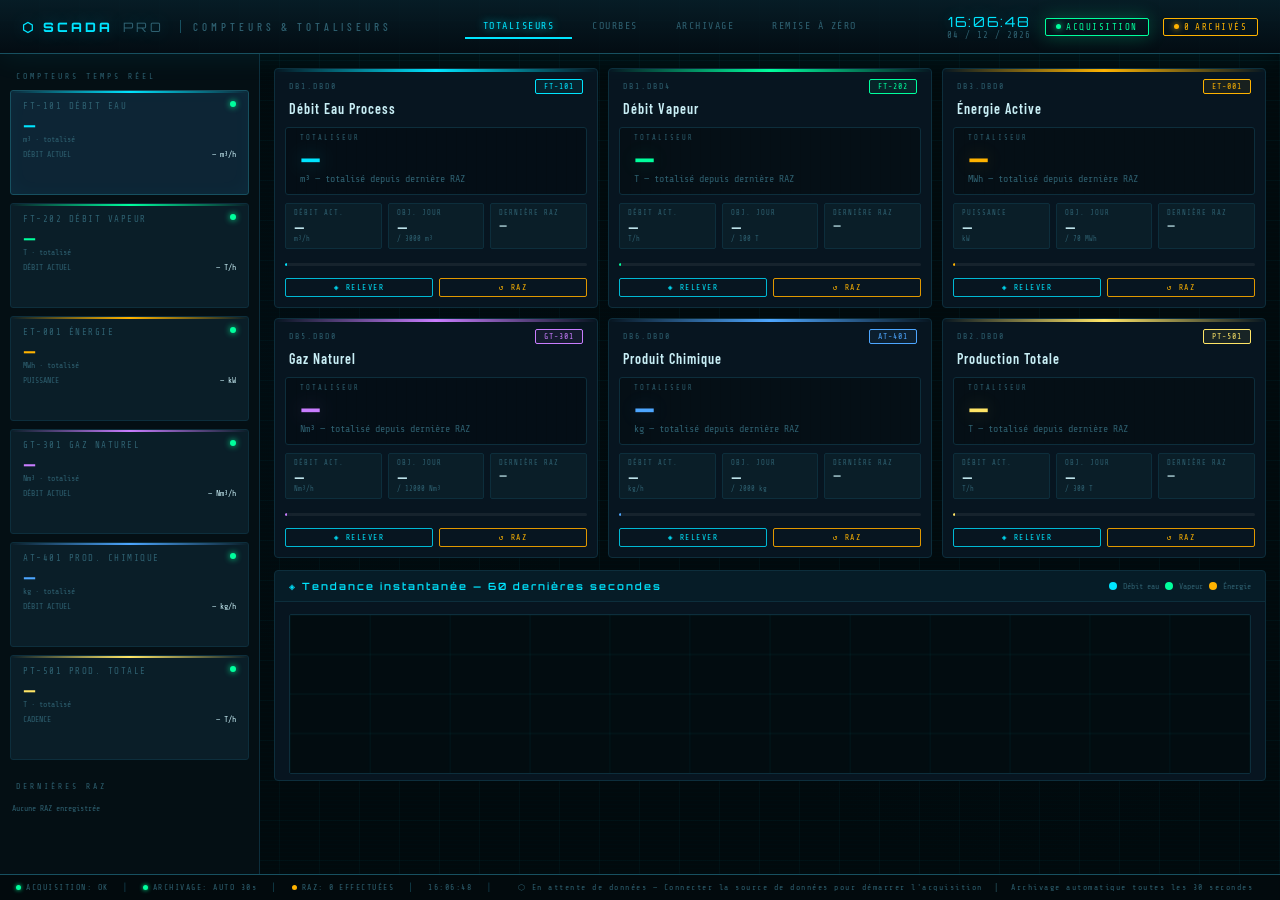
<file: Compteur_cave_j.html>
<!DOCTYPE html>
<html lang="fr">
<head>
<meta charset="UTF-8">
<meta name="viewport" content="width=device-width, initial-scale=1.0">
<title>SCADA — Compteurs Totaliseurs & Archivage</title>
<style>
@import url('https://fonts.googleapis.com/css2?family=Share+Tech+Mono&family=Barlow+Condensed:wght@300;400;500;600;700&family=Orbitron:wght@400;600;800&display=swap');

:root {
  --bg:        #010a0d;
  --bg2:       #040f14;
  --bg3:       #071520;
  --bg4:       #0a1e28;
  --bg5:       #0d2535;
  --c:         #00e5ff;
  --c2:        #00b8d4;
  --g:         #00ff9d;
  --g2:        #00c97d;
  --o:         #ffb300;
  --o2:        #e09800;
  --r:         #ff3355;
  --r2:        #cc1a38;
  --p:         #c97dff;
  --y:         #ffe566;
  --b:         #4da6ff;
  --t:         #c8eef5;
  --dim:       #2e6070;
  --dim2:      #1a4050;
  --bdr:       #0d2e3c;
  --bdr2:      #175060;
  --glow-c:    0 0 18px #00e5ff55, 0 0 50px #00e5ff18;
  --glow-g:    0 0 18px #00ff9d44;
  --glow-r:    0 0 18px #ff335544;
  --glow-o:    0 0 18px #ffb30044;
}

*{margin:0;padding:0;box-sizing:border-box;}

body {
  background:var(--bg);
  font-family:'Barlow Condensed',sans-serif;
  color:var(--t);
  min-height:100vh;
  overflow:hidden;
  background-image:
    radial-gradient(ellipse 700px 500px at 20% 40%, #001a2a28 0%, transparent 60%),
    radial-gradient(ellipse 500px 300px at 80% 80%, #00111a1a 0%, transparent 50%),
    repeating-linear-gradient(0deg,transparent,transparent 39px,#00e5ff08 39px,#00e5ff08 40px),
    repeating-linear-gradient(90deg,transparent,transparent 39px,#00e5ff08 39px,#00e5ff08 40px);
}

body::before {
  content:'';position:fixed;inset:0;pointer-events:none;z-index:0;
  background:repeating-linear-gradient(0deg,transparent,transparent 3px,rgba(0,229,255,0.012) 3px,rgba(0,229,255,0.012) 4px);
}

/* ── HEADER ── */
header {
  position:relative;z-index:10;
  display:flex;align-items:center;justify-content:space-between;
  padding:0 22px;height:54px;
  background:linear-gradient(180deg,#071e28f0 0%,#030d14f0 100%);
  border-bottom:1px solid var(--bdr2);
  box-shadow:0 2px 30px #00e5ff14;
}

.logo {
  font-family:'Orbitron',monospace;
  font-size:13px;font-weight:800;
  color:var(--c);text-shadow:var(--glow-c);
  letter-spacing:3px;display:flex;align-items:center;gap:10px;
}

.logo-sub {
  font-family:'Barlow Condensed',sans-serif;
  font-size:11px;font-weight:500;
  color:var(--dim);letter-spacing:4px;
  text-transform:uppercase;
  border-left:1px solid var(--bdr2);padding-left:12px;
}

.htabs{display:flex;gap:2px;}
.htab {
  font-family:'Share Tech Mono',monospace;
  font-size:10px;letter-spacing:1.5px;
  padding:6px 18px;cursor:pointer;
  border-bottom:2px solid transparent;
  color:var(--dim);transition:all 0.2s;
  text-transform:uppercase;
}
.htab:hover{color:var(--t);}
.htab.active{color:var(--c);border-bottom-color:var(--c);text-shadow:0 0 8px var(--c);}

.hright{display:flex;align-items:center;gap:14px;}
.hclock{font-family:'Orbitron',monospace;font-size:14px;color:var(--c);letter-spacing:2px;text-shadow:var(--glow-c);}
.hdate{font-family:'Share Tech Mono',monospace;font-size:9px;color:var(--dim);letter-spacing:1px;}

.badge-pill{
  display:flex;align-items:center;gap:5px;
  font-family:'Share Tech Mono',monospace;font-size:9px;
  padding:3px 10px;border-radius:2px;border:1px solid;
  letter-spacing:1.5px;
}
.bp-g{color:var(--g);border-color:var(--g);box-shadow:var(--glow-g);}
.bp-o{color:var(--o);border-color:var(--o);}
.dot-blink{width:5px;height:5px;border-radius:50%;background:currentColor;box-shadow:0 0 6px currentColor;animation:blink 1.4s ease infinite;}
@keyframes blink{0%,100%{opacity:1}50%{opacity:.2}}

/* ── LAYOUT ── */
.shell{position:relative;z-index:2;display:grid;grid-template-rows:54px 1fr 26px;height:100vh;}
.body{display:grid;grid-template-columns:260px 1fr;overflow:hidden;}

/* ── SIDEBAR ── */
.sidebar{
  background:var(--bg2);border-right:1px solid var(--bdr);
  overflow-y:auto;display:flex;flex-direction:column;
}

.sb-sect{
  padding:10px 16px 5px;
  font-family:'Share Tech Mono',monospace;
  font-size:8px;color:var(--dim);letter-spacing:3px;
  text-transform:uppercase;margin-top:8px;
}

/* COUNTER WIDGET in sidebar */
.ctr-widget {
  margin:4px 10px;
  background:var(--bg4);
  border:1px solid var(--bdr);
  border-radius:3px;
  padding:10px 12px;
  cursor:pointer;
  transition:all 0.2s;
  position:relative;
  overflow:hidden;
}

.ctr-widget::before{
  content:'';position:absolute;top:0;left:0;right:0;height:2px;
}

.ctr-widget.active,
.ctr-widget:hover{border-color:var(--bdr2);}

.ctr-widget.c1::before{background:linear-gradient(90deg,transparent,var(--c),transparent);}
.ctr-widget.c2::before{background:linear-gradient(90deg,transparent,var(--g),transparent);}
.ctr-widget.c3::before{background:linear-gradient(90deg,transparent,var(--o),transparent);}
.ctr-widget.c4::before{background:linear-gradient(90deg,transparent,var(--p),transparent);}
.ctr-widget.c5::before{background:linear-gradient(90deg,transparent,var(--b),transparent);}
.ctr-widget.c6::before{background:linear-gradient(90deg,transparent,var(--y),transparent);}

.ctr-widget.active{
  background:var(--bg5);
  box-shadow:inset 0 0 20px #00e5ff08;
}

.cw-top{display:flex;justify-content:space-between;align-items:flex-start;margin-bottom:6px;}
.cw-name{font-family:'Share Tech Mono',monospace;font-size:9px;color:var(--dim);letter-spacing:1.5px;text-transform:uppercase;}
.cw-status{width:6px;height:6px;border-radius:50%;flex-shrink:0;}
.cw-status.run{background:var(--g);box-shadow:0 0 6px var(--g);animation:blink 2s ease infinite;}
.cw-status.stop{background:var(--r);box-shadow:0 0 6px var(--r);}

.cw-val{
  font-family:'Orbitron',monospace;
  font-size:16px;font-weight:700;
  line-height:1;margin-bottom:2px;
}

.ctr-widget.c1 .cw-val{color:var(--c);}
.ctr-widget.c2 .cw-val{color:var(--g);}
.ctr-widget.c3 .cw-val{color:var(--o);}
.ctr-widget.c4 .cw-val{color:var(--p);}
.ctr-widget.c5 .cw-val{color:var(--b);}
.ctr-widget.c6 .cw-val{color:var(--y);}

.cw-eu{font-family:'Share Tech Mono',monospace;font-size:8px;color:var(--dim);}
.cw-rate{
  margin-top:6px;
  display:flex;justify-content:space-between;
  font-family:'Share Tech Mono',monospace;font-size:8px;color:var(--dim);
}
.cw-rate span:last-child{color:var(--t);}

/* Sparkline mini */
.cw-spark{height:18px;width:100%;margin-top:4px;}

/* RESET LOG in sidebar */
.reset-item{
  margin:3px 10px;
  padding:7px 10px;
  background:var(--bg3);
  border:1px solid var(--bdr);
  border-left:3px solid var(--o);
  border-radius:2px;
}
.ri-time{font-family:'Share Tech Mono',monospace;font-size:8px;color:var(--dim);letter-spacing:1px;}
.ri-name{font-size:11px;font-weight:600;color:var(--t);margin:2px 0;}
.ri-val{font-family:'Share Tech Mono',monospace;font-size:8px;color:var(--o);}

/* ── MAIN ── */
.main{overflow:hidden;display:flex;flex-direction:column;}

/* Tab pages */
.tabpage{display:none;flex:1;overflow:hidden;}
.tabpage.active{display:flex;flex-direction:column;overflow:hidden;}

/* ── TOTALISEURS PAGE ── */
.tot-page{overflow-y:auto;padding:14px;display:flex;flex-direction:column;gap:12px;}

/* Big counter cards */
.counters-grid{
  display:grid;
  grid-template-columns:repeat(3,1fr);
  gap:10px;
}

.ccard{
  background:var(--bg3);
  border:1px solid var(--bdr);
  border-radius:4px;
  overflow:hidden;
  position:relative;
  transition:border-color 0.2s,box-shadow 0.2s;
}

.ccard:hover{border-color:var(--bdr2);box-shadow:0 0 20px #00e5ff0c;}

.ccard-top{
  position:absolute;top:0;left:0;right:0;height:3px;
}

.ccard.col-c .ccard-top{background:linear-gradient(90deg,transparent,var(--c),transparent);}
.ccard.col-g .ccard-top{background:linear-gradient(90deg,transparent,var(--g),transparent);}
.ccard.col-o .ccard-top{background:linear-gradient(90deg,transparent,var(--o),transparent);}
.ccard.col-p .ccard-top{background:linear-gradient(90deg,transparent,var(--p),transparent);}
.ccard.col-b .ccard-top{background:linear-gradient(90deg,transparent,var(--b),transparent);}
.ccard.col-y .ccard-top{background:linear-gradient(90deg,transparent,var(--y),transparent);}

.ccard-header{
  display:flex;align-items:center;justify-content:space-between;
  padding:10px 14px 6px;
}

.cc-id{
  font-family:'Share Tech Mono',monospace;
  font-size:8px;color:var(--dim);letter-spacing:2px;
}

.cc-tag{
  font-family:'Share Tech Mono',monospace;
  font-size:8px;letter-spacing:1px;
  padding:2px 8px;border-radius:2px;border:1px solid;
}

.col-c .cc-tag{color:var(--c);border-color:var(--c);background:#00e5ff11;}
.col-g .cc-tag{color:var(--g);border-color:var(--g);background:#00ff9d11;}
.col-o .cc-tag{color:var(--o);border-color:var(--o);background:#ffb30011;}
.col-p .cc-tag{color:var(--p);border-color:var(--p);background:#c97dff11;}
.col-b .cc-tag{color:var(--b);border-color:var(--b);background:#4da6ff11;}
.col-y .cc-tag{color:var(--y);border-color:var(--y);background:#ffe56611;}

.cc-name{
  font-family:'Barlow Condensed',sans-serif;
  font-size:14px;font-weight:600;
  color:var(--t);letter-spacing:1px;
  padding:0 14px 4px;
}

.cc-display{
  padding:6px 14px 10px;
  background:rgba(0,0,0,0.3);
  margin:0 10px;border-radius:3px;
  border:1px solid var(--bdr);
  position:relative;
  overflow:hidden;
}

/* LED digit effect */
.cc-display::before{
  content:'';
  position:absolute;inset:0;
  background:repeating-linear-gradient(90deg,rgba(0,0,0,0.15) 0px, transparent 1px,transparent 10px);
  pointer-events:none;
}

.cc-tot-label{
  font-family:'Share Tech Mono',monospace;
  font-size:7px;color:var(--dim);letter-spacing:2px;
  text-transform:uppercase;margin-bottom:3px;
}

.cc-tot-val{
  font-family:'Orbitron',monospace;
  font-size:26px;font-weight:800;
  letter-spacing:2px;
  line-height:1;
}

.col-c .cc-tot-val{color:var(--c);text-shadow:var(--glow-c);}
.col-g .cc-tot-val{color:var(--g);text-shadow:var(--glow-g);}
.col-o .cc-tot-val{color:var(--o);text-shadow:var(--glow-o);}
.col-p .cc-tot-val{color:var(--p);text-shadow:0 0 18px #c97dff44;}
.col-b .cc-tot-val{color:var(--b);text-shadow:0 0 18px #4da6ff44;}
.col-y .cc-tot-val{color:var(--y);text-shadow:0 0 18px #ffe56644;}

.cc-eu{
  font-family:'Share Tech Mono',monospace;
  font-size:10px;color:var(--dim);margin-top:2px;
}

.cc-metrics{
  display:grid;grid-template-columns:1fr 1fr 1fr;
  gap:6px;padding:8px 10px;
}

.cc-metric{
  background:var(--bg4);
  border:1px solid var(--bdr);
  border-radius:2px;
  padding:5px 8px;
}

.ccm-l{font-family:'Share Tech Mono',monospace;font-size:7px;color:var(--dim);letter-spacing:1px;text-transform:uppercase;}
.ccm-v{font-family:'Orbitron',monospace;font-size:13px;font-weight:600;color:var(--t);margin-top:2px;}

.cc-footer{
  display:flex;align-items:center;justify-content:space-between;
  padding:6px 10px 10px;gap:6px;
}

.btn{
  font-family:'Share Tech Mono',monospace;
  font-size:8px;letter-spacing:1.5px;
  padding:4px 10px;border-radius:2px;
  cursor:pointer;border:1px solid;background:transparent;
  transition:all 0.2s;text-transform:uppercase;
  flex:1;text-align:center;
}

.btn-c{color:var(--c);border-color:var(--c2);}
.btn-c:hover{background:rgba(0,229,255,0.12);box-shadow:var(--glow-c);}
.btn-r{color:var(--r);border-color:var(--r2);}
.btn-r:hover{background:rgba(255,51,85,0.12);box-shadow:var(--glow-r);}
.btn-g{color:var(--g);border-color:var(--g2);}
.btn-g:hover{background:rgba(0,255,157,0.10);box-shadow:var(--glow-g);}
.btn-o{color:var(--o);border-color:var(--o2);}
.btn-o:hover{background:rgba(255,179,0,0.10);}
.btn-p{color:var(--p);border-color:var(--p);}
.btn-p:hover{background:rgba(201,125,255,0.10);}

/* TREND SECTION */
.trend-card{
  background:var(--bg3);border:1px solid var(--bdr);border-radius:4px;overflow:hidden;
}

.trend-header{
  display:flex;align-items:center;justify-content:space-between;
  padding:9px 14px;
  background:rgba(0,229,255,0.03);
  border-bottom:1px solid var(--bdr);
}

.trendh-title{
  font-family:'Orbitron',monospace;font-size:10px;font-weight:600;
  color:var(--c);letter-spacing:2px;
  display:flex;align-items:center;gap:8px;
}

.legend-dot{width:8px;height:8px;border-radius:50%;display:inline-block;}

.chart-area{position:relative;padding:12px 14px 6px;}

canvas.trend-canvas{
  width:100%;height:160px;display:block;
  border:1px solid var(--bdr);border-radius:2px;background:#020c10;
}

/* ── ARCHIVAGE PAGE ── */
.arch-page{overflow-y:auto;padding:14px;display:flex;flex-direction:column;gap:12px;}

.arch-controls{
  display:grid;grid-template-columns:1fr 1fr 1fr auto;gap:10px;align-items:end;
}

.fld-group{display:flex;flex-direction:column;gap:4px;}
.fld-label{font-family:'Share Tech Mono',monospace;font-size:8px;color:var(--dim);letter-spacing:2px;text-transform:uppercase;}
.fld-input{
  background:var(--bg4);border:1px solid var(--bdr2);border-radius:2px;
  color:var(--t);font-family:'Share Tech Mono',monospace;font-size:11px;
  padding:6px 10px;outline:none;
  transition:border-color 0.2s;
}
.fld-input:focus{border-color:var(--c);box-shadow:0 0 8px #00e5ff22;}
.fld-input option{background:var(--bg3);}

/* Archive table */
.arch-table{width:100%;border-collapse:collapse;}
.arch-table thead tr{background:rgba(0,229,255,0.04);position:sticky;top:0;z-index:5;}
.arch-table th{
  font-family:'Share Tech Mono',monospace;
  font-size:8px;color:var(--dim);letter-spacing:2px;
  padding:7px 10px;text-align:left;text-transform:uppercase;
  border-bottom:1px solid var(--bdr2);white-space:nowrap;
}
.arch-table td{
  padding:6px 10px;
  border-bottom:1px solid rgba(255,255,255,0.03);
  font-family:'Share Tech Mono',monospace;font-size:10px;color:var(--t);
  white-space:nowrap;
}
.arch-table tr:hover td{background:rgba(0,229,255,0.025);}
.at-ts{color:var(--dim);}
.at-name{color:var(--c);}
.at-val{font-weight:700;}
.at-evt{
  font-size:8px;padding:2px 8px;border-radius:2px;border:1px solid;
}
.at-evt.releve{color:var(--c);border-color:var(--c);background:#00e5ff0d;}
.at-evt.raz{color:var(--o);border-color:var(--o);background:#ffb3000d;}
.at-evt.alarme{color:var(--r);border-color:var(--r);background:#ff33550d;animation:blink 0.8s linear infinite;}
.at-evt.export{color:var(--g);border-color:var(--g);background:#00ff9d0d;}

/* ── COURBES PAGE ── */
.courbes-page{overflow-y:auto;padding:14px;display:flex;flex-direction:column;gap:12px;}

.curve-toolbar{
  display:flex;align-items:center;gap:10px;flex-wrap:wrap;
}

.period-btn{
  font-family:'Share Tech Mono',monospace;font-size:9px;letter-spacing:1px;
  padding:4px 12px;border:1px solid var(--bdr2);border-radius:2px;
  cursor:pointer;color:var(--dim);background:transparent;transition:all 0.2s;
}
.period-btn.active{color:var(--c);border-color:var(--c);background:rgba(0,229,255,0.08);}
.period-btn:hover{color:var(--t);}

.cb-sep{width:1px;height:24px;background:var(--bdr2);}

.legend-row{
  display:flex;align-items:center;gap:14px;flex-wrap:wrap;
  padding:8px 14px;
  background:var(--bg3);border:1px solid var(--bdr);border-radius:3px;
}

.leg-item{
  display:flex;align-items:center;gap:6px;
  font-family:'Share Tech Mono',monospace;font-size:9px;
  cursor:pointer;
  transition:opacity 0.2s;
  padding:2px 6px;border-radius:2px;
}

.leg-item:hover{background:rgba(255,255,255,0.04);}
.leg-item.off{opacity:0.3;}

.leg-line{width:20px;height:2px;border-radius:1px;}
.leg-name{color:var(--t);}
.leg-val{color:var(--dim);}

.chart-big-wrap{
  background:var(--bg3);border:1px solid var(--bdr);border-radius:4px;
  padding:14px;
}

canvas.big-canvas{
  width:100%;height:280px;display:block;
  background:#020c10;border-radius:2px;
  border:1px solid var(--bdr);
}

.chart-y-labels{
  position:absolute;left:0;top:0;bottom:30px;
  display:flex;flex-direction:column;justify-content:space-between;
  pointer-events:none;
  font-family:'Share Tech Mono',monospace;font-size:8px;color:var(--dim);
  padding:10px 0;
}

/* ── RAZ PAGE ── */
.raz-page{overflow-y:auto;padding:14px;display:flex;flex-direction:column;gap:12px;}

.raz-warn{
  padding:12px 16px;
  background:rgba(255,179,0,0.07);
  border:1px solid var(--o);
  border-radius:3px;
  display:flex;align-items:center;gap:12px;
  font-size:13px;color:var(--o);font-weight:600;letter-spacing:1px;
}

.raz-grid{display:grid;grid-template-columns:1fr 1fr 1fr;gap:10px;}

.raz-card{
  background:var(--bg3);border:1px solid var(--bdr);border-radius:4px;
  overflow:hidden;
}

.raz-card-head{
  padding:10px 14px;
  display:flex;align-items:center;justify-content:space-between;
  border-bottom:1px solid var(--bdr);
  background:rgba(0,0,0,0.2);
}

.rc-name{font-size:13px;font-weight:700;color:var(--t);letter-spacing:1px;}
.rc-tag{font-family:'Share Tech Mono',monospace;font-size:8px;color:var(--dim);}

.raz-card-body{padding:12px 14px;}

.raz-current{margin-bottom:10px;}
.rcl{font-family:'Share Tech Mono',monospace;font-size:8px;color:var(--dim);letter-spacing:1.5px;text-transform:uppercase;margin-bottom:3px;}
.rcv{font-family:'Orbitron',monospace;font-size:22px;font-weight:700;}
.rcu{font-family:'Share Tech Mono',monospace;font-size:9px;color:var(--dim);}

.raz-hist{margin-bottom:10px;}
.rh-row{
  display:flex;justify-content:space-between;
  font-family:'Share Tech Mono',monospace;font-size:9px;
  padding:3px 0;border-bottom:1px solid rgba(255,255,255,0.04);
}
.rh-row:last-child{border-bottom:none;}
.rh-date{color:var(--dim);}
.rh-val{color:var(--o);}

.raz-confirm-area{margin-top:8px;}
.raz-confirm-label{
  font-family:'Share Tech Mono',monospace;font-size:8px;
  color:var(--dim);letter-spacing:1px;margin-bottom:4px;
}
.raz-pin{
  width:100%;background:var(--bg4);border:1px solid var(--bdr2);
  color:var(--t);font-family:'Share Tech Mono',monospace;font-size:13px;
  padding:6px 10px;border-radius:2px;outline:none;letter-spacing:4px;
  transition:border-color 0.2s;
}
.raz-pin:focus{border-color:var(--o);}
.raz-btn{
  width:100%;margin-top:6px;padding:8px;
  font-family:'Orbitron',monospace;font-size:10px;letter-spacing:2px;
  cursor:pointer;border-radius:2px;border:1px solid var(--r);
  background:rgba(255,51,85,0.08);color:var(--r);
  transition:all 0.2s;
}
.raz-btn:hover{background:rgba(255,51,85,0.2);box-shadow:var(--glow-r);}
.raz-btn:disabled{opacity:0.3;cursor:not-allowed;}

/* MODAL */
.modal-overlay{
  position:fixed;inset:0;background:rgba(0,5,10,0.85);
  z-index:100;display:flex;align-items:center;justify-content:center;
  backdrop-filter:blur(4px);
  opacity:0;pointer-events:none;transition:opacity 0.2s;
}
.modal-overlay.show{opacity:1;pointer-events:all;}

.modal{
  background:var(--bg3);
  border:1px solid var(--bdr2);
  border-radius:4px;padding:24px 28px;
  min-width:340px;max-width:420px;
  box-shadow:0 0 60px #00e5ff18,0 20px 60px #000a;
  position:relative;
}

.modal::before{
  content:'';position:absolute;top:0;left:0;right:0;height:2px;
  background:linear-gradient(90deg,transparent,var(--c),transparent);
}

.modal-title{
  font-family:'Orbitron',monospace;font-size:13px;font-weight:700;
  color:var(--c);letter-spacing:2px;margin-bottom:16px;
  text-shadow:var(--glow-c);
}

.modal-body{font-size:13px;color:var(--t);line-height:1.6;margin-bottom:18px;}
.modal-val{
  font-family:'Orbitron',monospace;font-size:28px;font-weight:800;
  color:var(--o);text-shadow:var(--glow-o);
  text-align:center;padding:12px 0;
}
.modal-footer{display:flex;gap:8px;}
.modal-footer .btn{flex:1;padding:8px;}

/* STATUS BAR */
.statusbar{
  background:#020a0d;border-top:1px solid var(--bdr2);
  display:flex;align-items:center;gap:14px;
  padding:0 16px;
  font-family:'Share Tech Mono',monospace;font-size:8px;color:var(--dim);
  letter-spacing:1.5px;overflow:hidden;
}
.sbi{display:flex;align-items:center;gap:5px;}
.sbd{width:5px;height:5px;border-radius:50%;}
.sbd-g{background:var(--g);box-shadow:0 0 4px var(--g);}
.sbd-o{background:var(--o);}
.sbd-r{background:var(--r);animation:blink 0.5s linear infinite;}
.sb-s{color:var(--bdr2);}
.sb-scroll{flex:1;overflow:hidden;white-space:nowrap;}
.sb-ticker{display:inline-block;animation:ticker 50s linear infinite;}
@keyframes ticker{0%{transform:translateX(0)}100%{transform:translateX(-50%)}}

/* NOTIFICATION TOAST */
.toast-wrap{position:fixed;bottom:36px;right:20px;z-index:200;display:flex;flex-direction:column;gap:6px;pointer-events:none;}
.toast{
  background:var(--bg4);
  border:1px solid;border-radius:3px;
  padding:10px 16px;
  font-family:'Share Tech Mono',monospace;font-size:10px;
  letter-spacing:1px;
  display:flex;align-items:center;gap:10px;
  transform:translateX(120%);
  transition:transform 0.3s ease;
  pointer-events:all;
  box-shadow:0 4px 20px #0008;
}
.toast.show{transform:translateX(0);}
.toast.t-ok{border-color:var(--g);color:var(--g);}
.toast.t-warn{border-color:var(--o);color:var(--o);}
.toast.t-err{border-color:var(--r);color:var(--r);}

/* SCROLLBAR */
::-webkit-scrollbar{width:4px;height:4px;}
::-webkit-scrollbar-track{background:var(--bg);}
::-webkit-scrollbar-thumb{background:#1a4050;border-radius:2px;}

@keyframes countUp{from{opacity:0;transform:scale(0.95)}to{opacity:1;transform:scale(1)}}
.cc-tot-val{animation:countUp 0.4s ease both;}

/* PROGRESS rings */
.progress-mini{margin-top:6px;}
.pm-track{height:3px;background:rgba(255,255,255,0.06);border-radius:2px;overflow:hidden;}
.pm-fill{height:100%;border-radius:2px;transition:width 0.8s ease;}
</style>
</head>
<body>
<div class="shell">

<!-- HEADER -->
<header>
  <div style="display:flex;align-items:center;gap:16px">
    <div class="logo">⬡ SCADA<span style="color:#2e6070;font-weight:400">PRO</span></div>
    <div class="logo-sub">Compteurs &amp; Totaliseurs</div>
  </div>
  <div class="htabs">
    <div class="htab active" onclick="switchTab('totaliseurs',this)">Totaliseurs</div>
    <div class="htab" onclick="switchTab('courbes',this)">Courbes</div>
    <div class="htab" onclick="switchTab('archivage',this)">Archivage</div>
    <div class="htab" onclick="switchTab('raz',this)">Remise à zéro</div>
  </div>
  <div class="hright">
    <div style="text-align:right">
      <div class="hclock" id="clock">--:--:--</div>
      <div class="hdate" id="hdate">-- / -- / ----</div>
    </div>
    <div class="badge-pill bp-g"><div class="dot-blink"></div>ACQUISITION</div>
    <div class="badge-pill bp-o" id="arch-badge"><div class="dot-blink" style="animation-duration:.8s"></div><span id="arch-count">0</span> ARCHIVÉS</div>
  </div>
</header>

<div class="body">

<!-- SIDEBAR -->
<nav class="sidebar">
  <div class="sb-sect">Compteurs temps réel</div>

  <div class="ctr-widget c1 active" onclick="selectCounter(0,this)">
    <div class="cw-top">
      <span class="cw-name">FT-101 DÉBIT EAU</span>
      <span class="cw-status run"></span>
    </div>
    <div class="cw-val" id="sw0">—</div>
    <div class="cw-eu">m³ · totalisé</div>
    <div class="cw-rate"><span>DÉBIT ACTUEL</span><span id="sr0">— m³/h</span></div>
    <svg class="cw-spark" viewBox="0 0 120 18" id="spark0"><polyline points="" fill="none" stroke="#00e5ff" stroke-width="1.2" opacity="0.7"/></svg>
  </div>

  <div class="ctr-widget c2" onclick="selectCounter(1,this)">
    <div class="cw-top">
      <span class="cw-name">FT-202 DÉBIT VAPEUR</span>
      <span class="cw-status run"></span>
    </div>
    <div class="cw-val" id="sw1">—</div>
    <div class="cw-eu">T · totalisé</div>
    <div class="cw-rate"><span>DÉBIT ACTUEL</span><span id="sr1">— T/h</span></div>
    <svg class="cw-spark" viewBox="0 0 120 18" id="spark1"><polyline points="" fill="none" stroke="#00ff9d" stroke-width="1.2" opacity="0.7"/></svg>
  </div>

  <div class="ctr-widget c3" onclick="selectCounter(2,this)">
    <div class="cw-top">
      <span class="cw-name">ET-001 ÉNERGIE</span>
      <span class="cw-status run"></span>
    </div>
    <div class="cw-val" id="sw2">—</div>
    <div class="cw-eu">MWh · totalisé</div>
    <div class="cw-rate"><span>PUISSANCE</span><span id="sr2">— kW</span></div>
    <svg class="cw-spark" viewBox="0 0 120 18" id="spark2"><polyline points="" fill="none" stroke="#ffb300" stroke-width="1.2" opacity="0.7"/></svg>
  </div>

  <div class="ctr-widget c4" onclick="selectCounter(3,this)">
    <div class="cw-top">
      <span class="cw-name">GT-301 GAZ NATUREL</span>
      <span class="cw-status run"></span>
    </div>
    <div class="cw-val" id="sw3">—</div>
    <div class="cw-eu">Nm³ · totalisé</div>
    <div class="cw-rate"><span>DÉBIT ACTUEL</span><span id="sr3">— Nm³/h</span></div>
    <svg class="cw-spark" viewBox="0 0 120 18" id="spark3"><polyline points="" fill="none" stroke="#c97dff" stroke-width="1.2" opacity="0.7"/></svg>
  </div>

  <div class="ctr-widget c5" onclick="selectCounter(4,this)">
    <div class="cw-top">
      <span class="cw-name">AT-401 PROD. CHIMIQUE</span>
      <span class="cw-status run"></span>
    </div>
    <div class="cw-val" id="sw4">—</div>
    <div class="cw-eu">kg · totalisé</div>
    <div class="cw-rate"><span>DÉBIT ACTUEL</span><span id="sr4">— kg/h</span></div>
    <svg class="cw-spark" viewBox="0 0 120 18" id="spark4"><polyline points="" fill="none" stroke="#4da6ff" stroke-width="1.2" opacity="0.7"/></svg>
  </div>

  <div class="ctr-widget c6" onclick="selectCounter(5,this)">
    <div class="cw-top">
      <span class="cw-name">PT-501 PROD. TOTALE</span>
      <span class="cw-status run"></span>
    </div>
    <div class="cw-val" id="sw5">—</div>
    <div class="cw-eu">T · totalisé</div>
    <div class="cw-rate"><span>CADENCE</span><span id="sr5">— T/h</span></div>
    <svg class="cw-spark" viewBox="0 0 120 18" id="spark5"><polyline points="" fill="none" stroke="#ffe566" stroke-width="1.2" opacity="0.7"/></svg>
  </div>

  <div class="sb-sect">Dernières RAZ</div>
  <div id="raz-log-sidebar"></div>

</nav>

<!-- MAIN CONTENT -->
<main class="main">

  <!-- ═══ TAB: TOTALISEURS ═══ -->
  <div id="tab-totaliseurs" class="tabpage active">
    <div class="tot-page">

      <div class="counters-grid" id="counters-grid">
        <!-- Generated by JS -->
      </div>

      <!-- MINI TREND -->
      <div class="trend-card">
        <div class="trend-header">
          <div class="trendh-title">
            ◈ Tendance instantanée — 60 dernières secondes
          </div>
          <div style="display:flex;align-items:center;gap:12px">
            <div style="display:flex;align-items:center;gap:6px;font-family:'Share Tech Mono',monospace;font-size:8px;color:var(--dim)">
              <span class="legend-dot" style="background:var(--c)"></span>Débit eau
              <span class="legend-dot" style="background:var(--g)"></span>Vapeur
              <span class="legend-dot" style="background:var(--o)"></span>Énergie
            </div>
          </div>
        </div>
        <div class="chart-area">
          <canvas class="trend-canvas" id="trend-canvas"></canvas>
        </div>
      </div>

    </div>
  </div>

  <!-- ═══ TAB: COURBES ═══ -->
  <div id="tab-courbes" class="tabpage">
    <div class="courbes-page">

      <div style="display:flex;align-items:center;justify-content:space-between;flex-wrap:wrap;gap:10px">
        <div class="curve-toolbar">
          <div class="period-btn active" onclick="setPeriod('live',this)">LIVE</div>
          <div class="period-btn" onclick="setPeriod('1h',this)">1H</div>
          <div class="period-btn" onclick="setPeriod('8h',this)">8H</div>
          <div class="period-btn" onclick="setPeriod('24h',this)">24H</div>
          <div class="period-btn" onclick="setPeriod('7d',this)">7 JOURS</div>
          <div class="cb-sep"></div>
          <button class="btn btn-g" style="padding:4px 14px" onclick="exportCurves()">↓ EXPORTER CSV</button>
          <button class="btn btn-c" style="padding:4px 14px" onclick="archiveNow()">◈ ARCHIVER</button>
        </div>
      </div>

      <div class="legend-row" id="legend-row">
        <!-- JS Generated -->
      </div>

      <div class="chart-big-wrap">
        <canvas class="big-canvas" id="big-canvas"></canvas>
      </div>

      <!-- DATA TABLE under chart -->
      <div class="trend-card">
        <div class="trend-header">
          <div class="trendh-title">◈ Tableau de valeurs archivées</div>
          <span style="font-family:'Share Tech Mono',monospace;font-size:9px;color:var(--dim)" id="archive-count-label">0 enregistrements</span>
        </div>
        <div style="overflow-x:auto;max-height:200px;overflow-y:auto">
          <table class="arch-table" id="values-table">
            <thead><tr>
              <th>HORODATAGE</th>
              <th>FT-101 (m³/h)</th>
              <th>FT-202 (T/h)</th>
              <th>ET-001 (kW)</th>
              <th>GT-301 (Nm³/h)</th>
              <th>TOT. EAU (m³)</th>
              <th>TOT. ÉNE. (MWh)</th>
            </tr></thead>
            <tbody id="values-tbody"></tbody>
          </table>
        </div>
      </div>

    </div>
  </div>

  <!-- ═══ TAB: ARCHIVAGE ═══ -->
  <div id="tab-archivage" class="tabpage">
    <div class="arch-page">

      <div style="display:grid;grid-template-columns:repeat(4,1fr);gap:10px">
        <div style="background:var(--bg3);border:1px solid var(--bdr);border-radius:3px;padding:12px;border-top:2px solid var(--c)">
          <div style="font-family:'Share Tech Mono',monospace;font-size:8px;color:var(--dim);letter-spacing:2px;margin-bottom:5px">ENREGISTREMENTS</div>
          <div style="font-family:'Orbitron',monospace;font-size:22px;font-weight:700;color:var(--c)" id="arch-total">0</div>
          <div style="font-family:'Share Tech Mono',monospace;font-size:8px;color:var(--dim);margin-top:2px">session</div>
        </div>
        <div style="background:var(--bg3);border:1px solid var(--bdr);border-radius:3px;padding:12px;border-top:2px solid var(--g)">
          <div style="font-family:'Share Tech Mono',monospace;font-size:8px;color:var(--dim);letter-spacing:2px;margin-bottom:5px">TAILLE DONNÉES</div>
          <div style="font-family:'Orbitron',monospace;font-size:22px;font-weight:700;color:var(--g)" id="arch-size">0</div>
          <div style="font-family:'Share Tech Mono',monospace;font-size:8px;color:var(--dim);margin-top:2px">kB estimés</div>
        </div>
        <div style="background:var(--bg3);border:1px solid var(--bdr);border-radius:3px;padding:12px;border-top:2px solid var(--o)">
          <div style="font-family:'Share Tech Mono',monospace;font-size:8px;color:var(--dim);letter-spacing:2px;margin-bottom:5px">REMISES À ZÉRO</div>
          <div style="font-family:'Orbitron',monospace;font-size:22px;font-weight:700;color:var(--o)" id="arch-raz">0</div>
          <div style="font-family:'Share Tech Mono',monospace;font-size:8px;color:var(--dim);margin-top:2px">session</div>
        </div>
        <div style="background:var(--bg3);border:1px solid var(--bdr);border-radius:3px;padding:12px;border-top:2px solid var(--p)">
          <div style="font-family:'Share Tech Mono',monospace;font-size:8px;color:var(--dim);letter-spacing:2px;margin-bottom:5px">INTERVALLE AUTO</div>
          <div style="font-family:'Orbitron',monospace;font-size:22px;font-weight:700;color:var(--p)">30</div>
          <div style="font-family:'Share Tech Mono',monospace;font-size:8px;color:var(--dim);margin-top:2px">secondes</div>
        </div>
      </div>

      <div class="trend-card">
        <div class="trend-header">
          <div class="trendh-title">◈ Historique des événements archivés</div>
          <div style="display:flex;gap:6px">
            <button class="btn btn-g" onclick="exportCSV()">↓ EXPORT CSV</button>
            <button class="btn btn-c" onclick="clearArchive()">✕ VIDER</button>
          </div>
        </div>
        <div style="overflow-x:auto;max-height:calc(100vh - 360px);overflow-y:auto">
          <table class="arch-table" id="arch-table">
            <thead><tr>
              <th>#</th>
              <th>HORODATAGE</th>
              <th>TYPE</th>
              <th>COMPTEUR</th>
              <th>VALEUR TOT.</th>
              <th>DÉBIT</th>
              <th>OPÉRATEUR</th>
              <th>NOTE</th>
            </tr></thead>
            <tbody id="arch-tbody"></tbody>
          </table>
        </div>
      </div>

    </div>
  </div>

  <!-- ═══ TAB: RAZ ═══ -->
  <div id="tab-raz" class="tabpage">
    <div class="raz-page">

      <div class="raz-warn">
        ⚠ &nbsp; Toute remise à zéro est irréversible et archivée. Saisir le code PIN d'autorisation avant confirmation.
      </div>

      <div class="raz-grid" id="raz-grid">
        <!-- JS Generated -->
      </div>

    </div>
  </div>

</main>
</div><!-- /body -->

<!-- STATUS BAR -->
<div class="statusbar">
  <div class="sbi"><div class="sbd sbd-g"></div>ACQUISITION: OK</div>
  <span class="sb-s">│</span>
  <div class="sbi"><div class="sbd sbd-g"></div>ARCHIVAGE: AUTO 30s</div>
  <span class="sb-s">│</span>
  <div class="sbi"><div class="sbd sbd-o"></div>RAZ: <span id="sb-raz-count">0</span> EFFECTUÉES</div>
  <span class="sb-s">│</span>
  <span id="sb-time">--:--:--</span>
  <span class="sb-s">│</span>
  <div class="sb-scroll">
    <span class="sb-ticker" id="sb-ticker">
      &nbsp;&nbsp;⬡ En attente de données — Connecter la source de données pour démarrer l'acquisition &nbsp;│&nbsp; Archivage automatique toutes les 30 secondes &nbsp;│&nbsp; PIN RAZ: 1234 (démo) &nbsp;│&nbsp; Export CSV disponible &nbsp;│&nbsp; 6 totaliseurs couplés S7-1500 via OPC UA &nbsp;&nbsp;&nbsp;&nbsp;⬡ En attente de données — Connecter la source de données pour démarrer l'acquisition &nbsp;│&nbsp; Archivage automatique toutes les 30 secondes &nbsp;│&nbsp; PIN RAZ: 1234 (démo) &nbsp;│&nbsp; Export CSV disponible &nbsp;│&nbsp; 6 totaliseurs couplés S7-1500 via OPC UA
    </span>
  </div>
</div>
</div><!-- /shell -->

<!-- MODAL RAZ CONFIRMATION -->
<div class="modal-overlay" id="modal-overlay">
  <div class="modal">
    <div class="modal-title">⚠ CONFIRMER REMISE À ZÉRO</div>
    <div class="modal-body">
      Vous allez remettre à zéro le compteur&nbsp;:<br>
      <strong id="modal-ctr-name" style="color:var(--c)">—</strong>
    </div>
    <div class="modal-val" id="modal-ctr-val">0.000</div>
    <div style="font-family:'Share Tech Mono',monospace;font-size:9px;color:var(--dim);text-align:center;margin-bottom:16px">
      Cette valeur sera archivée avant remise à zéro.
    </div>
    <div class="modal-footer">
      <button class="btn btn-c" onclick="closeModal()">ANNULER</button>
      <button class="btn btn-r" onclick="confirmRaz()">CONFIRMER RAZ</button>
    </div>
  </div>
</div>

<!-- TOASTS -->
<div class="toast-wrap" id="toast-wrap"></div>

<script>
// ══════════════════════════════════════════
//  CONFIGURATION COMPTEURS
//  (pas de simulation — adapter base_rate / rate_noise à votre source)
// ══════════════════════════════════════════
const COUNTERS = [
  {id:'FT-101', name:'Débit Eau Process',    eu:'m³',   rate_eu:'m³/h',   col:'col-c', addr:'DB1.DBD0',  col_hex:'#00e5ff'},
  {id:'FT-202', name:'Débit Vapeur',          eu:'T',    rate_eu:'T/h',    col:'col-g', addr:'DB1.DBD4',  col_hex:'#00ff9d'},
  {id:'ET-001', name:'Énergie Active',         eu:'MWh',  rate_eu:'kW',     col:'col-o', addr:'DB3.DBD0',  col_hex:'#ffb300'},
  {id:'GT-301', name:'Gaz Naturel',            eu:'Nm³',  rate_eu:'Nm³/h',  col:'col-p', addr:'DB5.DBD0',  col_hex:'#c97dff'},
  {id:'AT-401', name:'Produit Chimique',        eu:'kg',   rate_eu:'kg/h',   col:'col-b', addr:'DB6.DBD0',  col_hex:'#4da6ff'},
  {id:'PT-501', name:'Production Totale',       eu:'T',    rate_eu:'T/h',    col:'col-y', addr:'DB2.DBD0',  col_hex:'#ffe566'},
];

// ══════════════════════════════════════════
//  STATE
// ══════════════════════════════════════════
let state = {
  totals:     [0,0,0,0,0,0],
  rates:      [0,0,0,0,0,0],
  razHistory: [],
  archiveLog: [],
  chartData:  [],
  razCount:   0,
  archCount:  0,
};

try {
  const saved = sessionStorage.getItem('scada_counters');
  if(saved) state = JSON.parse(saved);
} catch(e){}

function saveState(){
  try{ sessionStorage.setItem('scada_counters', JSON.stringify(state)); }catch(e){}
}

// ══════════════════════════════════════════
//  CLOCK
// ══════════════════════════════════════════
function updateClock(){
  const n = new Date();
  const t = n.toTimeString().slice(0,8);
  const d = `${String(n.getDate()).padStart(2,'0')} / ${String(n.getMonth()+1).padStart(2,'0')} / ${n.getFullYear()}`;
  document.getElementById('clock').textContent = t;
  document.getElementById('hdate').textContent = d;
  document.getElementById('sb-time').textContent = t;
}
setInterval(updateClock, 1000);
updateClock();

// ══════════════════════════════════════════
//  API PUBLIQUE — injecter les données externes ici
//
//  Appeler depuis votre couche d'acquisition :
//
//    // Mise à jour d'un seul compteur
//    SCADA.updateCounter(index, { total, rate })
//
//    // Mise à jour de tous les compteurs en une fois
//    SCADA.updateAll([
//      { total: 1234.567, rate: 138.2 },  // FT-101
//      { total: 45.12,    rate: 4.1   },  // FT-202
//      ...
//    ])
//
//  Les sparklines, cards, canvases se rafraîchissent automatiquement.
// ══════════════════════════════════════════
const SCADA = {
  updateCounter(index, {total, rate}) {
    if(index < 0 || index >= COUNTERS.length) return;
    state.totals[index] = total;
    state.rates[index]  = rate;
    sparkData[index].push(rate);
    if(sparkData[index].length > SPARK_MAX) sparkData[index].shift();
    updateSidebarWidgets();
    updateCounterCards();
    updateTrendCanvas();
    updateBigCanvas();
    updateRazVals();
    autoArchive();
  },

  updateAll(dataArray) {
    dataArray.forEach((d, i) => {
      state.totals[i] = d.total;
      state.rates[i]  = d.rate;
      sparkData[i].push(d.rate);
      if(sparkData[i].length > SPARK_MAX) sparkData[i].shift();
    });
    updateSidebarWidgets();
    updateCounterCards();
    updateTrendCanvas();
    updateBigCanvas();
    updateRazVals();
    autoArchive();
  }
};

// ══════════════════════════════════════════
//  SPARKLINES
// ══════════════════════════════════════════
let sparkData = Array.from({length:6}, ()=>[]);
const SPARK_MAX = 40;

// ══════════════════════════════════════════
//  ARCHIVAGE AUTOMATIQUE
// ══════════════════════════════════════════
let lastArchiveTime = Date.now();
const archInterval = 30000; // 30s

function autoArchive(){
  const now = Date.now();
  if(now - lastArchiveTime >= archInterval){
    doArchive('AUTO');
    lastArchiveTime = now;
  }
}

function doArchive(type='MANUEL', ctrIndex=null, note=''){
  const ts = new Date().toISOString().replace('T',' ').slice(0,19);
  if(ctrIndex !== null){
    state.archiveLog.push({
      seq: state.archiveLog.length+1,
      ts, type:'RELEVÉ',
      ctr: COUNTERS[ctrIndex].id,
      val: state.totals[ctrIndex].toFixed(3),
      rate: state.rates[ctrIndex].toFixed(1),
      op: 'OPR-01', note
    });
  } else {
    COUNTERS.forEach((c,i)=>{
      state.archiveLog.push({
        seq: state.archiveLog.length+1,
        ts, type,
        ctr: c.id,
        val: state.totals[i].toFixed(3),
        rate: state.rates[i].toFixed(1),
        op: type==='AUTO'?'SYSTÈME':'OPR-01',
        note: type==='AUTO'?'Archivage automatique 30s':note
      });
    });
    state.chartData.push({
      ts,
      rates: [...state.rates],
      tots:  [...state.totals]
    });
    if(state.chartData.length > 500) state.chartData.shift();
  }
  state.archCount = state.archiveLog.length;
  document.getElementById('arch-count').textContent = state.archCount;
  updateArchiveTable();
  updateValuesTable();
  updateArchiveStats();
  saveState();
}

function archiveNow(){
  doArchive('MANUEL');
  showToast('Archivage manuel effectué', 'ok');
}

// ══════════════════════════════════════════
//  UPDATE UI
// ══════════════════════════════════════════
function fmt(v, dec=3){ return v.toFixed(dec).replace(/\B(?=(\d{3})+(?!\d))/g,'\u202f'); }

function updateSidebarWidgets(){
  COUNTERS.forEach((c,i)=>{
    const sw = document.getElementById('sw'+i);
    const sr = document.getElementById('sr'+i);
    if(sw) sw.textContent = fmt(state.totals[i]);
    if(sr) sr.textContent = state.rates[i].toFixed(1)+' '+c.rate_eu;
    updateSparkline(i);
  });
}

function updateSparkline(i){
  const svg = document.getElementById('spark'+i);
  if(!svg || !sparkData[i].length) return;
  const poly = svg.querySelector('polyline');
  const data = sparkData[i];
  const min = Math.min(...data), max = Math.max(...data);
  const range = max-min || 1;
  const W=120, H=18;
  const pts = data.map((v,j)=>{
    const x = (j/(data.length-1||1))*W;
    const y = H - ((v-min)/range)*H*0.85 - 1;
    return `${x.toFixed(1)},${y.toFixed(1)}`;
  }).join(' ');
  poly.setAttribute('points', pts);
}

function updateCounterCards(){
  COUNTERS.forEach((c,i)=>{
    const el = document.getElementById(`cc-tot-${i}`);
    const rt = document.getElementById(`cc-rate-${i}`);
    const pr = document.getElementById(`cc-prog-${i}`);
    const dy = document.getElementById(`cc-day-${i}`);
    if(el) el.textContent = fmt(state.totals[i]);
    if(rt) rt.textContent = state.rates[i].toFixed(1);
    const targets = [3000, 100, 70, 12000, 2000, 300];
    const pct = Math.min(100, (state.totals[i]/targets[i])*100);
    if(pr) pr.style.width = pct.toFixed(1)+'%';
    if(dy) dy.textContent = pct.toFixed(1)+'%';
  });
}

// ══════════════════════════════════════════
//  COUNTER CARDS GENERATION
// ══════════════════════════════════════════
function buildCounterCards(){
  const grid = document.getElementById('counters-grid');
  const targets = [3000,100,70,12000,2000,300];
  grid.innerHTML = COUNTERS.map((c,i)=>`
    <div class="ccard ${c.col}">
      <div class="ccard-top"></div>
      <div class="ccard-header">
        <span class="cc-id">${c.addr}</span>
        <span class="cc-tag">${c.id}</span>
      </div>
      <div class="cc-name">${c.name}</div>
      <div class="cc-display" style="margin-top:6px">
        <div class="cc-tot-label">TOTALISEUR</div>
        <div class="cc-tot-val" id="cc-tot-${i}">—</div>
        <div class="cc-eu">${c.eu} — totalisé depuis dernière RAZ</div>
      </div>
      <div class="cc-metrics">
        <div class="cc-metric">
          <div class="ccm-l">${c.rate_eu.includes('kW')?'PUISSANCE':'DÉBIT ACT.'}</div>
          <div class="ccm-v" id="cc-rate-${i}">—</div>
          <div style="font-family:'Share Tech Mono',monospace;font-size:7px;color:var(--dim)">${c.rate_eu}</div>
        </div>
        <div class="cc-metric">
          <div class="ccm-l">OBJ. JOUR</div>
          <div class="ccm-v" id="cc-day-${i}">—</div>
          <div style="font-family:'Share Tech Mono',monospace;font-size:7px;color:var(--dim)">/ ${targets[i]} ${c.eu}</div>
        </div>
        <div class="cc-metric">
          <div class="ccm-l">DERNIÈRE RAZ</div>
          <div class="ccm-v" id="cc-raz-date-${i}" style="font-size:10px">—</div>
        </div>
      </div>
      <div class="progress-mini" style="padding:0 10px 6px">
        <div class="pm-track"><div class="pm-fill" id="cc-prog-${i}" style="width:0%;background:${c.col_hex}55;box-shadow:0 0 8px ${c.col_hex}33;border-right:2px solid ${c.col_hex}"></div></div>
      </div>
      <div class="cc-footer">
        <button class="btn btn-c" onclick="archiveSingle(${i})">◈ RELEVER</button>
        <button class="btn btn-o" onclick="showRazModal(${i})">↺ RAZ</button>
      </div>
    </div>
  `).join('');
}

// ══════════════════════════════════════════
//  RAZ PAGE GENERATION
// ══════════════════════════════════════════
function buildRazCards(){
  const grid = document.getElementById('raz-grid');
  grid.innerHTML = COUNTERS.map((c,i)=>`
    <div class="raz-card">
      <div class="raz-card-head">
        <span class="rc-name">${c.name}</span>
        <span class="rc-tag">${c.id} · ${c.addr}</span>
      </div>
      <div class="raz-card-body">
        <div class="raz-current">
          <div class="rcl">Valeur actuelle</div>
          <div class="rcv" style="color:${c.col_hex}" id="raz-val-${i}">—</div>
          <div class="rcu">${c.eu}</div>
        </div>
        <div class="raz-hist" id="raz-hist-${i}">
          <div style="font-family:'Share Tech Mono',monospace;font-size:8px;color:var(--dim);letter-spacing:1px;margin-bottom:4px">HISTORIQUE RAZ</div>
          <div style="font-family:'Share Tech Mono',monospace;font-size:9px;color:var(--dim)">Aucune RAZ effectuée</div>
        </div>
        <div class="raz-confirm-area">
          <div class="raz-confirm-label">Code PIN d'autorisation</div>
          <input type="password" class="raz-pin" id="raz-pin-${i}" maxlength="4" placeholder="••••">
          <button class="raz-btn" id="raz-btn-${i}" onclick="doRaz(${i})">↺ REMETTRE À ZÉRO</button>
        </div>
      </div>
    </div>
  `).join('');
}

// ══════════════════════════════════════════
//  LEGEND ROW
// ══════════════════════════════════════════
let hiddenCurves = new Set();
function buildLegend(){
  const row = document.getElementById('legend-row');
  row.innerHTML = COUNTERS.map((c,i)=>`
    <div class="leg-item" id="leg-${i}" onclick="toggleCurve(${i})">
      <div class="leg-line" style="background:${c.col_hex};box-shadow:0 0 6px ${c.col_hex}88"></div>
      <span class="leg-name">${c.id}</span>
      <span class="leg-val" id="leg-val-${i}">—</span>
    </div>
  `).join('');
}

function toggleCurve(i){
  if(hiddenCurves.has(i)) hiddenCurves.delete(i);
  else hiddenCurves.add(i);
  const el = document.getElementById('leg-'+i);
  if(el) el.classList.toggle('off', hiddenCurves.has(i));
}

// ══════════════════════════════════════════
//  TREND CANVAS (mini)
// ══════════════════════════════════════════
function updateTrendCanvas(){
  const canvas = document.getElementById('trend-canvas');
  if(!canvas) return;
  const ctx = canvas.getContext('2d');
  const W = canvas.offsetWidth || 800;
  const H = canvas.offsetHeight || 160;
  canvas.width = W; canvas.height = H;

  ctx.fillStyle = '#020c10';
  ctx.fillRect(0,0,W,H);

  ctx.strokeStyle = 'rgba(0,229,255,0.06)';
  ctx.lineWidth = 1;
  for(let y=0;y<H;y+=H/4){
    ctx.beginPath();ctx.moveTo(0,y);ctx.lineTo(W,y);ctx.stroke();
  }
  for(let x=0;x<W;x+=W/12){
    ctx.beginPath();ctx.moveTo(x,0);ctx.lineTo(x,H);ctx.stroke();
  }

  [0,1,2].forEach(i=>{
    if(!sparkData[i]||sparkData[i].length<2) return;
    const data = sparkData[i];
    const c = COUNTERS[i];
    const min=Math.min(...data), max=Math.max(...data);
    const range=max-min||1;
    ctx.strokeStyle = c.col_hex;
    ctx.lineWidth = 1.5;
    ctx.shadowColor = c.col_hex;
    ctx.shadowBlur = 4;
    ctx.beginPath();
    data.forEach((v,j)=>{
      const x=(j/(data.length-1))*W;
      const y=H-((v-min)/range)*(H-20)-10;
      j===0?ctx.moveTo(x,y):ctx.lineTo(x,y);
    });
    ctx.stroke();
    ctx.shadowBlur = 0;
  });
}

// ══════════════════════════════════════════
//  BIG CANVAS
// ══════════════════════════════════════════
let currentPeriod = 'live';

function setPeriod(p, el){
  currentPeriod = p;
  document.querySelectorAll('.period-btn').forEach(b=>b.classList.remove('active'));
  if(el) el.classList.add('active');
}

function updateBigCanvas(){
  const canvas = document.getElementById('big-canvas');
  if(!canvas) return;
  const ctx = canvas.getContext('2d');
  const W = canvas.offsetWidth || 900;
  const H = canvas.offsetHeight || 280;
  canvas.width = W; canvas.height = H;

  ctx.fillStyle = '#020c10';
  ctx.fillRect(0,0,W,H);

  ctx.strokeStyle = 'rgba(0,229,255,0.05)';
  ctx.lineWidth = 1;
  for(let i=0;i<=5;i++){
    const y = (H/5)*i;
    ctx.beginPath();ctx.moveTo(0,y);ctx.lineTo(W,y);ctx.stroke();
    ctx.fillStyle='rgba(0,229,255,0.25)';
    ctx.font='8px Share Tech Mono';
    ctx.fillText(String(5-i)+'0%',4,y-3);
  }
  for(let i=0;i<=12;i++){
    const x=(W/12)*i;
    ctx.beginPath();ctx.moveTo(x,0);ctx.lineTo(x,H);ctx.stroke();
  }

  COUNTERS.forEach((c,i)=>{
    if(hiddenCurves.has(i)) return;
    const data = sparkData[i];
    if(!data||data.length<2) return;
    const min=Math.min(...data), max=Math.max(...data);
    const range=max-min||1;

    const grad = ctx.createLinearGradient(0,0,0,H);
    grad.addColorStop(0, c.col_hex+'22');
    grad.addColorStop(1, c.col_hex+'00');

    ctx.beginPath();
    data.forEach((v,j)=>{
      const x=(j/(data.length-1))*W;
      const y=H-((v-min)/range)*(H-30)-15;
      j===0?ctx.moveTo(x,y):ctx.lineTo(x,y);
    });
    ctx.strokeStyle=c.col_hex;
    ctx.lineWidth=1.8;
    ctx.shadowColor=c.col_hex;
    ctx.shadowBlur=5;
    ctx.stroke();
    ctx.shadowBlur=0;

    ctx.lineTo(W, H);ctx.lineTo(0,H);ctx.closePath();
    ctx.fillStyle=grad;ctx.fill();

    const last = data[data.length-1];
    const lastY = H-((last-min)/range)*(H-30)-15;
    ctx.fillStyle=c.col_hex;
    ctx.font='9px Share Tech Mono';
    ctx.fillText(`${c.id}: ${last.toFixed(1)} ${c.rate_eu}`, W-200, lastY-5>10?lastY-5:10);

    const lv=document.getElementById('leg-val-'+i);
    if(lv) lv.textContent=last.toFixed(1)+' '+c.rate_eu;
  });
}

// ══════════════════════════════════════════
//  ARCHIVE TABLE
// ══════════════════════════════════════════
function updateArchiveTable(){
  const tbody = document.getElementById('arch-tbody');
  if(!tbody) return;
  const rows = [...state.archiveLog].reverse().slice(0,200);
  tbody.innerHTML = rows.map(r=>`
    <tr>
      <td style="color:var(--dim)">${r.seq}</td>
      <td class="at-ts">${r.ts}</td>
      <td><span class="at-evt ${r.type==='AUTO'||r.type==='MANUEL'?'releve':r.type==='RAZ'?'raz':r.type==='ALARME'?'alarme':'export'}">${r.type}</span></td>
      <td class="at-name">${r.ctr}</td>
      <td class="at-val">${r.val}</td>
      <td>${r.rate}</td>
      <td style="color:var(--dim)">${r.op}</td>
      <td style="color:var(--dim);font-size:9px">${r.note||'—'}</td>
    </tr>
  `).join('');
  updateArchiveStats();
}

function updateArchiveStats(){
  const el = document.getElementById('arch-total');
  if(el) el.textContent = state.archiveLog.length;
  const sz = document.getElementById('arch-size');
  if(sz) sz.textContent = Math.round(state.archiveLog.length * 0.12);
  const rz = document.getElementById('arch-raz');
  if(rz) rz.textContent = state.razCount;
  const bac = document.getElementById('arch-count');
  if(bac) bac.textContent = state.archiveLog.length;
}

function updateValuesTable(){
  const tbody = document.getElementById('values-tbody');
  const label = document.getElementById('archive-count-label');
  if(!tbody) return;
  const data = [...state.chartData].reverse().slice(0,100);
  if(label) label.textContent = data.length + ' enregistrements';
  tbody.innerHTML = data.map(r=>`
    <tr>
      <td class="at-ts">${r.ts}</td>
      <td>${r.rates[0]?.toFixed(1)||'—'}</td>
      <td>${r.rates[1]?.toFixed(1)||'—'}</td>
      <td>${r.rates[2]?.toFixed(0)||'—'}</td>
      <td>${r.rates[3]?.toFixed(1)||'—'}</td>
      <td>${r.tots[0]?.toFixed(2)||'—'}</td>
      <td>${r.tots[2]?.toFixed(4)||'—'}</td>
    </tr>
  `).join('');
}

// ══════════════════════════════════════════
//  RAZ
// ══════════════════════════════════════════
let pendingRaz = null;

function showRazModal(i){
  pendingRaz = i;
  document.getElementById('modal-ctr-name').textContent = `${COUNTERS[i].id} — ${COUNTERS[i].name}`;
  document.getElementById('modal-ctr-val').textContent = fmt(state.totals[i]) + ' ' + COUNTERS[i].eu;
  document.getElementById('modal-overlay').classList.add('show');
}

function closeModal(){
  document.getElementById('modal-overlay').classList.remove('show');
  pendingRaz = null;
}

function confirmRaz(){
  if(pendingRaz===null) return;
  performRaz(pendingRaz);
  closeModal();
}

function doRaz(i){
  const pin = document.getElementById('raz-pin-'+i);
  if(!pin) return;
  if(pin.value !== '1234'){
    showToast('PIN incorrect — RAZ refusée', 'err');
    pin.value='';
    return;
  }
  performRaz(i);
  pin.value='';
}

function performRaz(i){
  const c = COUNTERS[i];
  const valBefore = state.totals[i].toFixed(3);
  const ts = new Date().toISOString().replace('T',' ').slice(0,19);

  state.archiveLog.push({
    seq: state.archiveLog.length+1,
    ts, type:'RAZ',
    ctr: c.id,
    val: valBefore,
    rate: state.rates[i].toFixed(1),
    op: 'OPR-01',
    note: `Remise à zéro — valeur archivée: ${valBefore} ${c.eu}`
  });

  state.totals[i] = 0;
  state.razCount++;
  state.archCount = state.archiveLog.length;

  state.razHistory.push({ctr:c.id, val:valBefore, ts, eu:c.eu});

  updateRazHistory(i);
  updateArchiveTable();
  updateArchiveStats();
  updateSidebarRazLog();

  const rd = document.getElementById('cc-raz-date-'+i);
  if(rd) rd.textContent = ts.slice(11,16);
  const rv = document.getElementById('raz-val-'+i);
  if(rv) rv.textContent = '0.000';

  document.getElementById('sb-raz-count').textContent = state.razCount;
  saveState();
  showToast(`RAZ effectuée : ${c.id}`, 'warn');
}

function updateRazHistory(i){
  const c = COUNTERS[i];
  const hist = state.razHistory.filter(r=>r.ctr===c.id).slice(-4).reverse();
  const el = document.getElementById('raz-hist-'+i);
  if(!el) return;
  el.innerHTML = '<div style="font-family:\'Share Tech Mono\',monospace;font-size:8px;color:var(--dim);letter-spacing:1px;margin-bottom:4px">HISTORIQUE RAZ</div>' +
    (hist.length ? hist.map(r=>`
      <div class="rh-row">
        <span class="rh-date">${r.ts.slice(5,16)}</span>
        <span class="rh-val">${r.val} ${r.eu}</span>
      </div>
    `).join('') : '<div style="font-family:\'Share Tech Mono\',monospace;font-size:9px;color:var(--dim)">Aucune RAZ</div>');
}

function updateRazVals(){
  COUNTERS.forEach((c,i)=>{
    const rv = document.getElementById('raz-val-'+i);
    if(rv) rv.textContent = fmt(state.totals[i]);
  });
}

function updateSidebarRazLog(){
  const el = document.getElementById('raz-log-sidebar');
  if(!el) return;
  const recent = [...state.razHistory].reverse().slice(0,4);
  el.innerHTML = recent.map(r=>`
    <div class="reset-item">
      <div class="ri-time">${r.ts.slice(5,16)}</div>
      <div class="ri-name">${r.ctr}</div>
      <div class="ri-val">Archivé: ${r.val} ${r.eu}</div>
    </div>
  `).join('') || '<div style="padding:8px 12px;font-family:\'Share Tech Mono\',monospace;font-size:8px;color:var(--dim)">Aucune RAZ enregistrée</div>';
}

// ══════════════════════════════════════════
//  ARCHIVE SINGLE
// ══════════════════════════════════════════
function archiveSingle(i){
  doArchive('RELEVÉ', i);
  showToast(`Relevé archivé : ${COUNTERS[i].id} = ${fmt(state.totals[i])} ${COUNTERS[i].eu}`, 'ok');
}

// ══════════════════════════════════════════
//  EXPORT CSV
// ══════════════════════════════════════════
function exportCSV(){
  const headers = ['#','Horodatage','Type','Compteur','Valeur','Débit','Opérateur','Note'];
  const rows = state.archiveLog.map(r=>[r.seq,r.ts,r.type,r.ctr,r.val,r.rate,r.op,r.note||''].join(';'));
  const csv = [headers.join(';'), ...rows].join('\n');
  const blob = new Blob([csv], {type:'text/csv'});
  const a = document.createElement('a');
  a.href = URL.createObjectURL(blob);
  a.download = `compteurs_${new Date().toISOString().slice(0,10)}.csv`;
  a.click();
  showToast('Export CSV téléchargé', 'ok');
}

function exportCurves(){
  const headers = ['Horodatage', ...COUNTERS.map(c=>c.id+' ('+c.rate_eu+')'), ...COUNTERS.map(c=>c.id+' TOT ('+c.eu+')')];
  const rows = state.chartData.map(r=>[r.ts,...r.rates.map(v=>v.toFixed(2)),...r.tots.map(v=>v.toFixed(4))].join(';'));
  const csv = [headers.join(';'), ...rows].join('\n');
  const blob = new Blob([csv], {type:'text/csv'});
  const a = document.createElement('a');
  a.href = URL.createObjectURL(blob);
  a.download = `courbes_${new Date().toISOString().slice(0,10)}.csv`;
  a.click();
  showToast('Courbes CSV exportées', 'ok');
}

function clearArchive(){
  if(!confirm('Vider tout l\'historique d\'archivage ?')) return;
  state.archiveLog = [];
  state.chartData = [];
  state.archCount = 0;
  updateArchiveTable();
  updateValuesTable();
  updateArchiveStats();
  showToast('Historique vidé', 'warn');
}

// ══════════════════════════════════════════
//  TAB SWITCHING
// ══════════════════════════════════════════
function switchTab(id, el){
  document.querySelectorAll('.tabpage').forEach(t=>t.classList.remove('active'));
  document.querySelectorAll('.htab').forEach(t=>t.classList.remove('active'));
  document.getElementById('tab-'+id).classList.add('active');
  if(el) el.classList.add('active');
}

// ══════════════════════════════════════════
//  COUNTER SELECTION
// ══════════════════════════════════════════
function selectCounter(i, el){
  document.querySelectorAll('.ctr-widget').forEach(w=>w.classList.remove('active'));
  if(el) el.classList.add('active');
}

// ══════════════════════════════════════════
//  TOAST
// ══════════════════════════════════════════
function showToast(msg, type='ok'){
  const wrap = document.getElementById('toast-wrap');
  const t = document.createElement('div');
  t.className = `toast t-${type}`;
  t.innerHTML = `<span>${type==='ok'?'✓':type==='warn'?'⚠':'✕'}</span><span>${msg}</span>`;
  wrap.appendChild(t);
  setTimeout(()=>t.classList.add('show'),50);
  setTimeout(()=>{t.classList.remove('show');setTimeout(()=>t.remove(),300);}, 3500);
}

// ══════════════════════════════════════════
//  INIT
// ══════════════════════════════════════════
buildCounterCards();
buildRazCards();
buildLegend();
updateSidebarRazLog();
updateTrendCanvas();
updateBigCanvas();

// Close modal on overlay click
document.getElementById('modal-overlay').addEventListener('click', function(e){
  if(e.target===this) closeModal();
});

window.switchTab    = switchTab;
window.setPeriod    = setPeriod;
window.archiveNow   = archiveNow;
window.archiveSingle= archiveSingle;
window.exportCSV    = exportCSV;
window.exportCurves = exportCurves;
window.clearArchive = clearArchive;
window.doRaz        = doRaz;
window.showRazModal = showRazModal;
window.confirmRaz   = confirmRaz;
window.closeModal   = closeModal;
window.selectCounter= selectCounter;
window.toggleCurve  = toggleCurve;
window.SCADA        = SCADA;
</script>
</body>
</html>
</file>
